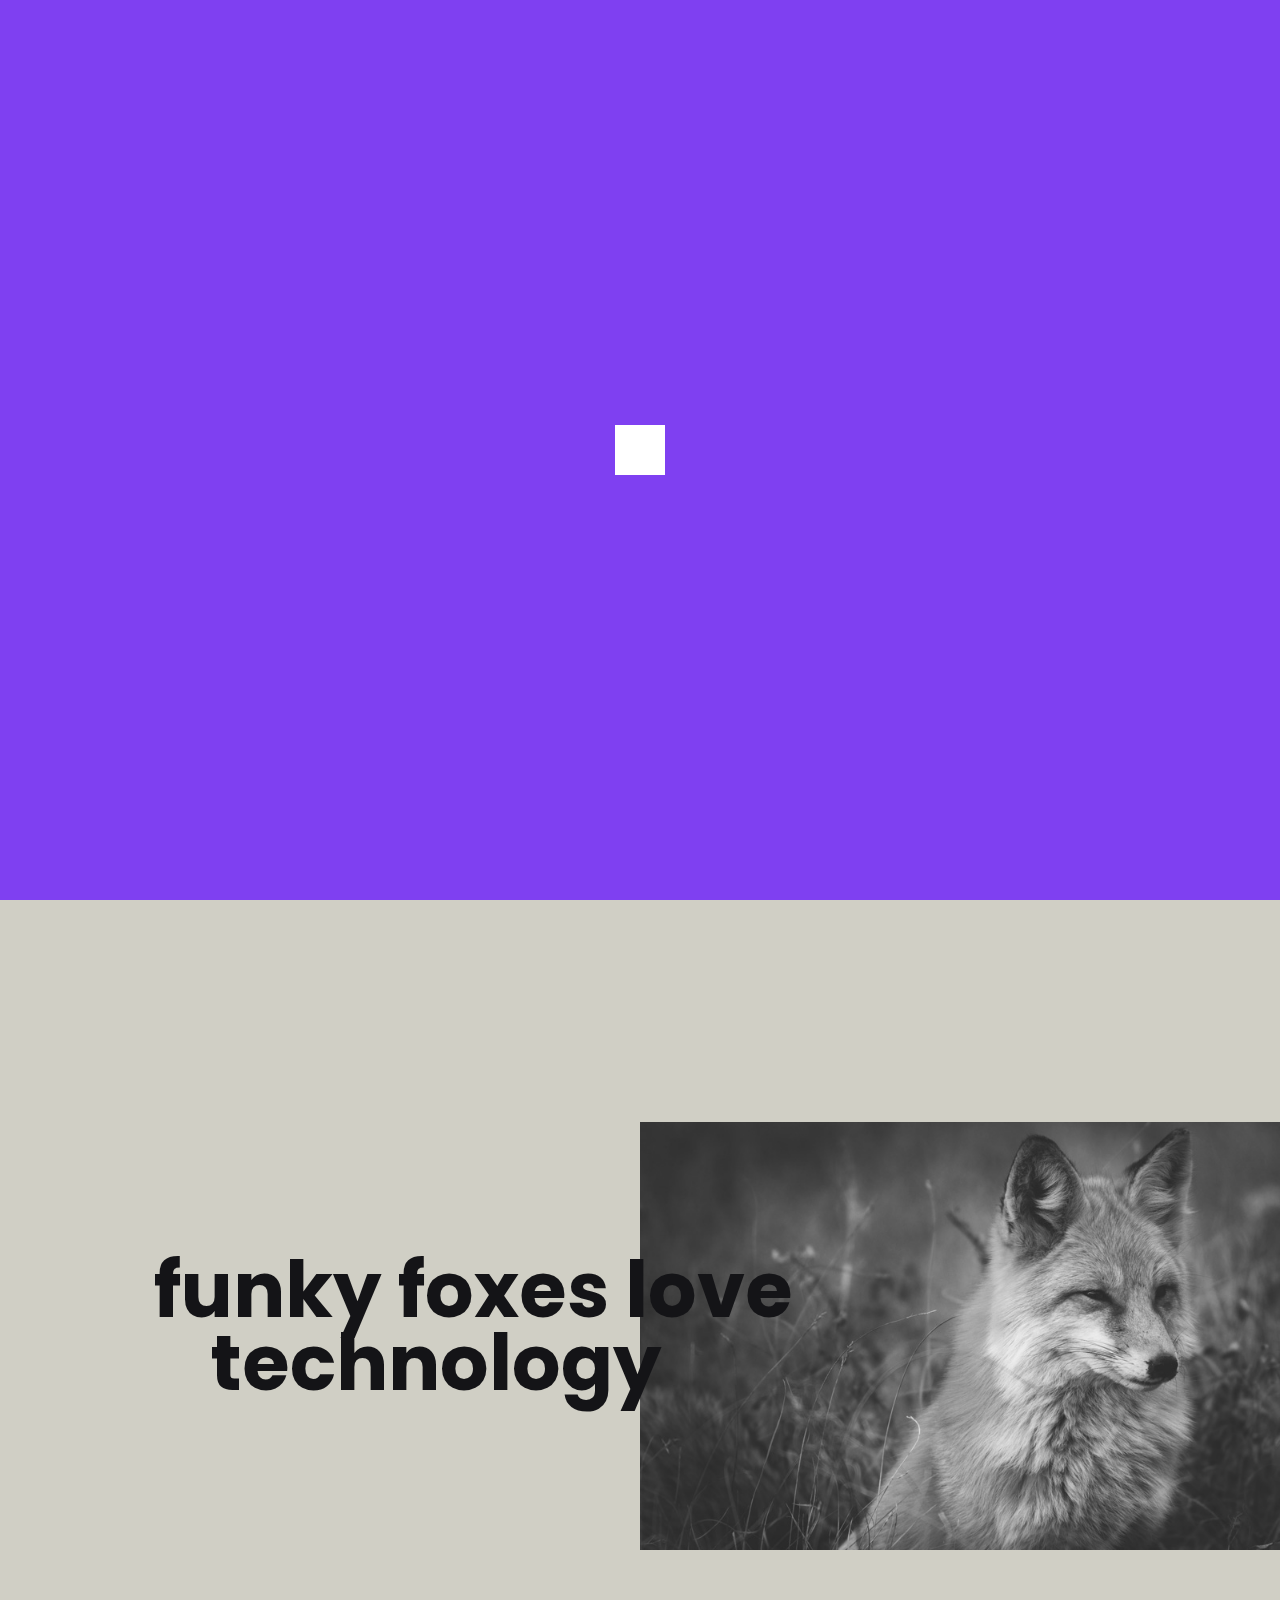
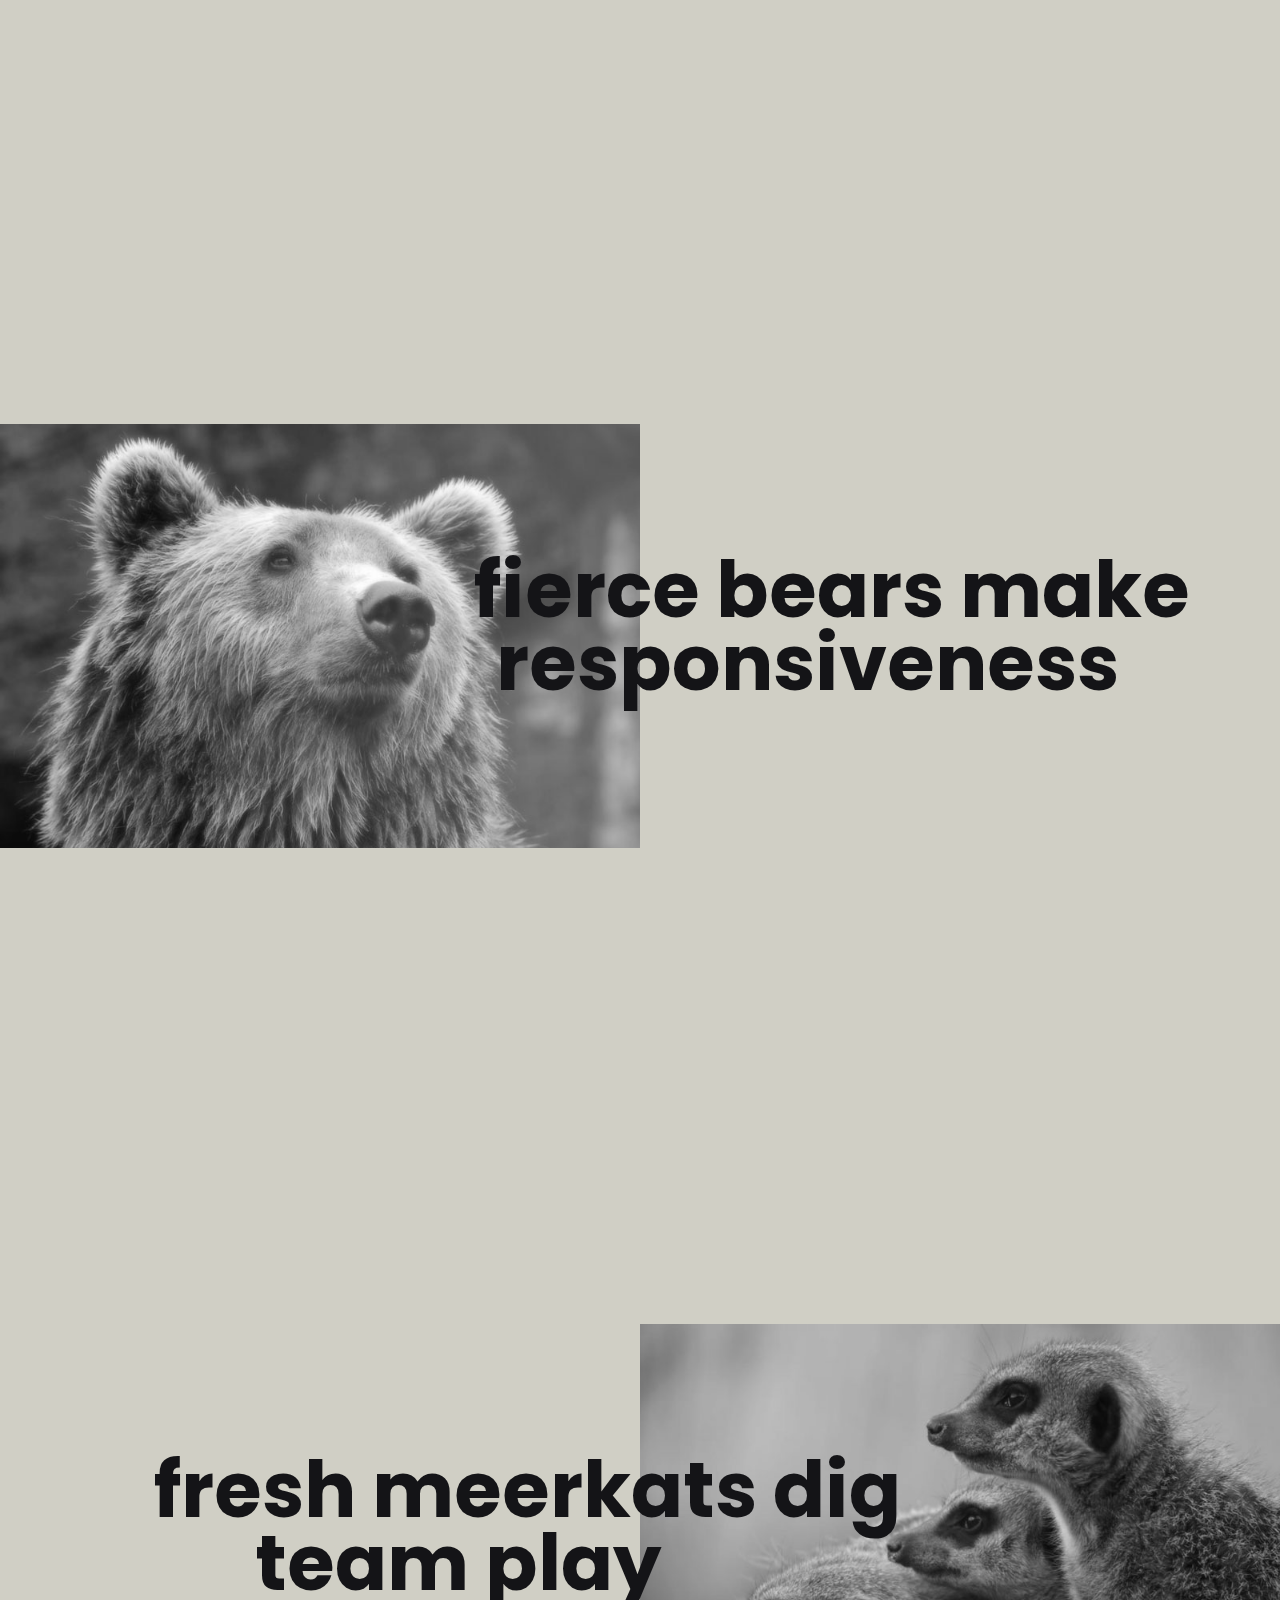
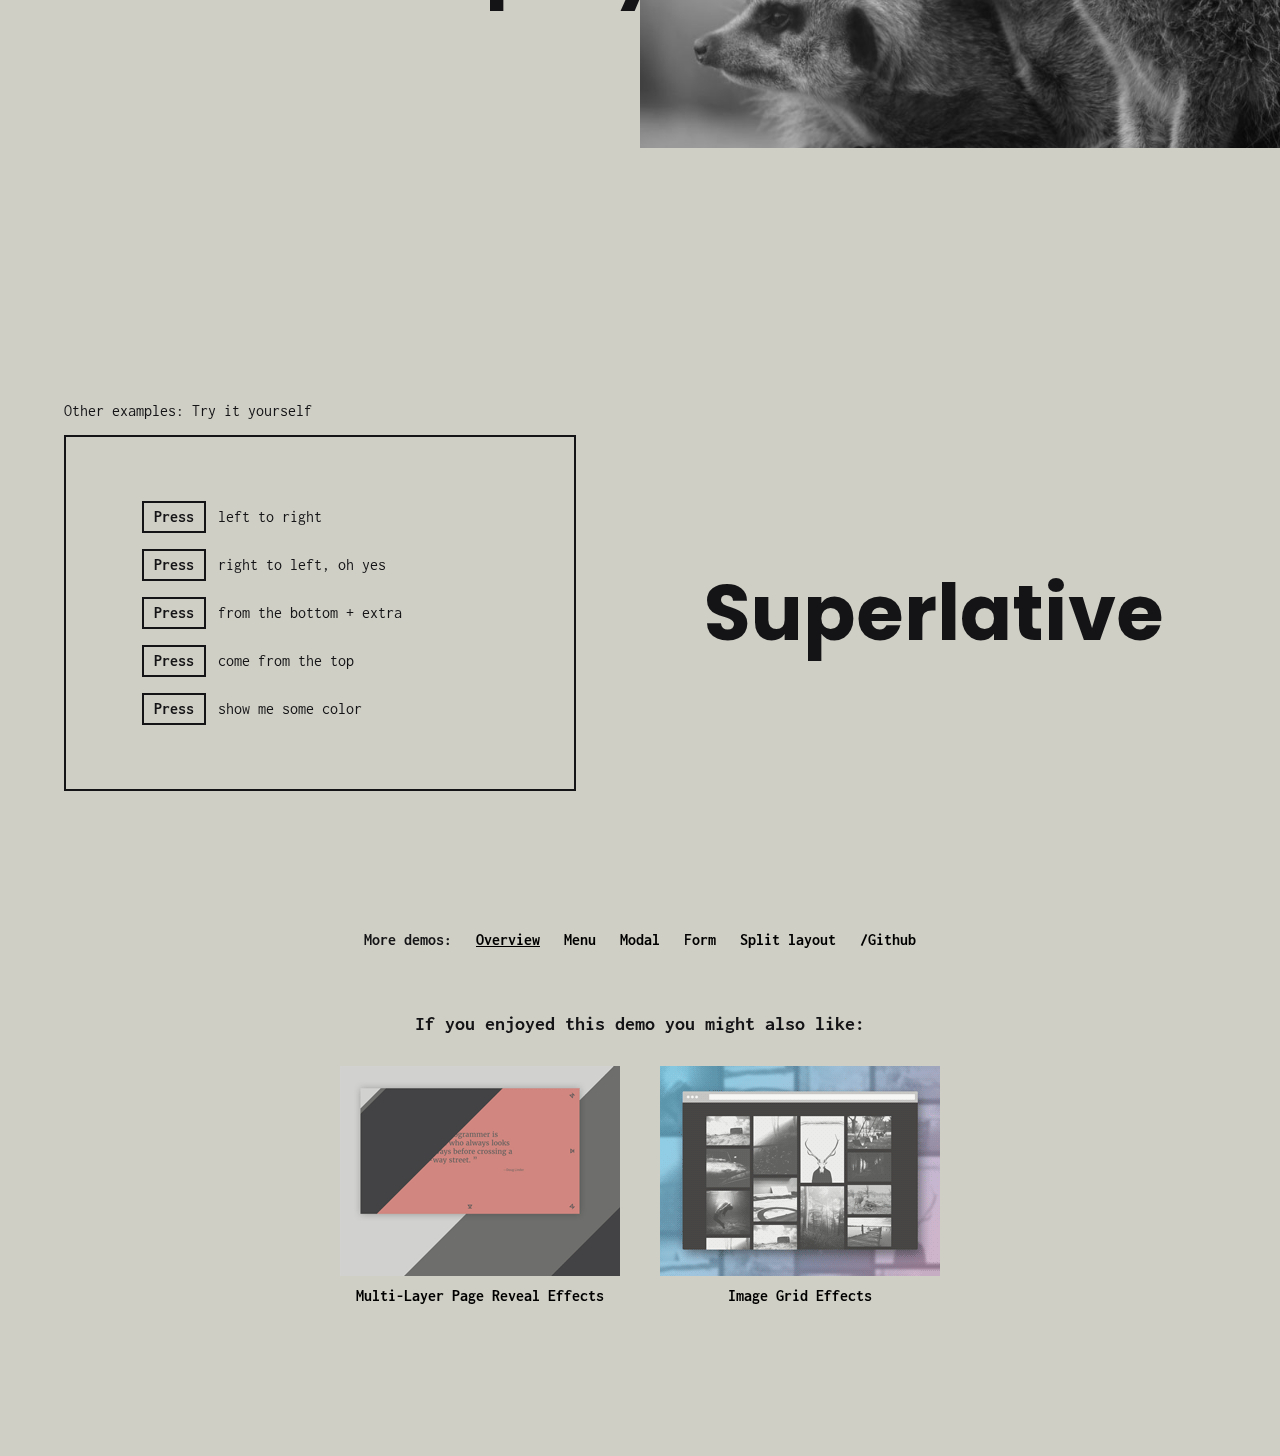
<file: index.html>
<!DOCTYPE html>
<html lang="en" class="no-js">
	<head>
		<meta charset="UTF-8" />
		<meta http-equiv="X-UA-Compatible" content="IE=edge">
		<meta name="viewport" content="width=device-width, initial-scale=1">
		<title>Block Reveal Effects | Overview | Codrops</title>
		<meta name="description" content="Ideas for revealing content in a schematic box look." />
		<meta name="keywords" content="javascript, plugin, reveal, effect, demo, web development, web design, template" />
		<meta name="author" content="Codrops" />
		<link rel="shortcut icon" href="favicon.ico">
		<link href="https://fonts.googleapis.com/css?family=Inconsolata:400,700|Poppins:700" rel="stylesheet">
		<link rel="stylesheet" type="text/css" href="css/normalize.css" />
		<link rel="stylesheet" type="text/css" href="css/demo.css" />
		<link rel="stylesheet" type="text/css" href="css/revealer.css" />
		<link rel="stylesheet" type="text/css" href="css/pater.css" />
		<script>document.documentElement.className = 'js';</script>
	</head>
	<body class="demo-overview loading">
		<svg class="hidden">
			<symbol id="icon-arrow" viewBox="0 0 24 24">
				<title>arrow</title>
				<polygon points="6.3,12.8 20.9,12.8 20.9,11.2 6.3,11.2 10.2,7.2 9,6 3.1,12 9,18 10.2,16.8 "/>
			</symbol>
			<symbol id="icon-drop" viewBox="0 0 24 24">
				<title>drop</title>
				<path d="M12,21c-3.6,0-6.6-3-6.6-6.6C5.4,11,10.8,4,11.4,3.2C11.6,3.1,11.8,3,12,3s0.4,0.1,0.6,0.3c0.6,0.8,6.1,7.8,6.1,11.2C18.6,18.1,15.6,21,12,21zM12,4.8c-1.8,2.4-5.2,7.4-5.2,9.6c0,2.9,2.3,5.2,5.2,5.2s5.2-2.3,5.2-5.2C17.2,12.2,13.8,7.3,12,4.8z"/><path d="M12,18.2c-0.4,0-0.7-0.3-0.7-0.7s0.3-0.7,0.7-0.7c1.3,0,2.4-1.1,2.4-2.4c0-0.4,0.3-0.7,0.7-0.7c0.4,0,0.7,0.3,0.7,0.7C15.8,16.5,14.1,18.2,12,18.2z"/>
			</symbol>
		</svg>
		<main>
			<section class="content content--full flexy intro">
				<a class="pater" href="https://goo.gl/zAoxvr">
					<img class="pater__img" src="img/sponsor/HackReactorLogo.svg" alt="Hack Reactor" />
					<div class="pater__text">
						<h2 class="pater__title">Your CS success starts here.</h2>
						<p class="pater__desc">Hack Reactor's 12-week immersive coding school is accepting applications for onsite and online courses. <strong>Apply now and become a software engineer.</strong></p>
					</div>
				</a>
				<header class="codrops-header">
					<div class="codrops-links">
						<a class="codrops-icon codrops-icon--prev" href="https://tympanus.net/Development/MusicalInteractions/" title="Previous Demo"><svg class="icon icon--arrow"><use xlink:href="#icon-arrow"></use></svg></a>
						<a class="codrops-icon codrops-icon--drop" href="https://tympanus.net/codrops/?p=29372" title="Back to the article"><svg class="icon icon--drop"><use xlink:href="#icon-drop"></use></svg></a>
					</div>
					<h1 class="codrops-header__title">Block Reveal Effects</h1>
					<nav class="demos">
						<a class="demo demo--current" href="index.html">Overview</a>
						<a class="demo" href="menu.html">Menu</a>
						<a class="demo" href="modal.html">Modal</a>
						<a class="demo" href="form.html">Form</a>
						<a class="demo" href="split.html">Split layout</a>
						<a class="github" href="https://github.com/codrops/BlockRevealers/">/Github</a>
					</nav>
				</header>
				<h2 class="content__title content__title--center">
					<div id="rev-1" class="content__title__inner">Self-imposed</div><br/>
					<div id="rev-2" class="content__title__inner content__title__inner--offset-1">limitations</div>
				</h2>
			</section>
			<p class="content__heading">On-scroll examples</p>
			<section class="content content--full flexy flexy--row">
				<h2 class="content__title content__title--medium content__title--half content__title--right">
					<div id="rev-4" class="content__title__inner">funky foxes love</div><br/>
					<div id="rev-5" class="content__title__inner content__title__inner--offset-2">technology</div>
				</h2>
				<div id="rev-3" class="content__image-wrap content__image-wrap--half">
					<img class="content__image" src="img/1.jpg" alt="Some image"/>
				</div>
			</section>
			<section class="content content--full flexy flexy--row">
				<div id="rev-6" class="content__image-wrap content__image-wrap--half">
					<img class="content__image" src="img/2.jpg" alt="Some image"/>
				</div>
				<h2 class="content__title content__title--medium content__title--half content__title--left">
					<div id="rev-7" class="content__title__inner">fierce bears make</div><br/>
					<div id="rev-8" class="content__title__inner content__title__inner--offset-2">responsiveness</div>
				</h2>
			</section>
			<section class="content content--full flexy flexy--row">
				<h2 class="content__title content__title--medium content__title--half content__title--right">
					<div id="rev-10" class="content__title__inner">fresh meerkats dig</div><br/>
					<div id="rev-11" class="content__title__inner content__title__inner--offset-2">team play</div>
				</h2>
				<div id="rev-9" class="content__image-wrap content__image-wrap--half">
					<img class="content__image" src="img/3.jpg" alt="Some image"/>
				</div>
			</section>
			<section class="content flexy flexy--row">
				<p class="content__heading">Other examples: Try it yourself</p>
				<div class="triggers">
					<button id="rev-trigger-1" class="btn btn--trigger">left to right</button>
					<button id="rev-trigger-2" class="btn btn--trigger">right to left, oh yes</button>
					<button id="rev-trigger-3" class="btn btn--trigger">from the bottom + extra</button>
					<button id="rev-trigger-4" class="btn btn--trigger">come from the top</button>
					<button id="rev-trigger-5" class="btn btn--trigger">show me some color</button>
				</div>
				<h2 id="rev-12" class="content__title content__title--medium">Superlative</h2>
			</section>
			<!-- Related demos -->
			<section class="content content--related">
				<nav class="demos">
					<span class="demo">More demos:</span>
					<a class="demo demo--current" href="index.html">Overview</a>
					<a class="demo" href="menu.html">Menu</a>
					<a class="demo" href="modal.html">Modal</a>
					<a class="demo" href="form.html">Form</a>
					<a class="demo" href="split.html">Split layout</a>
					<a class="github" href="https://github.com/codrops/BlockRevealers/">/Github</a>
				</nav>
				<h2>If you enjoyed this demo you might also like:</h2>
				<a class="media-item" href="https://tympanus.net/Tutorials/PageRevealEffects/">
					<img class="media-item__img" src="img/related/PageRevealEffects.png">
					<h3 class="media-item__title">Multi-Layer Page Reveal Effects</h3>
				</a>
				<a class="media-item" href="https://tympanus.net/Development/ImageGridEffects/">
					<img class="media-item__img" src="img/related/ImageGridEffects.png">
					<h3 class="media-item__title">Image Grid Effects</h3>
				</a>
			</section>
		</main>
		<script src="js/anime.min.js"></script>
		<script src="js/scrollMonitor.js"></script>
		<script src="js/main.js"></script>
		<script>
		(function() {
			// Fake loading.
			setTimeout(init, 1000);

			function init() {
				document.body.classList.remove('loading');

				//************************ Example 1 - reveal on load ********************************
				
				var rev1 = new RevealFx(document.querySelector('#rev-1'), {
					revealSettings : {
						bgcolor: '#7f40f1',
						onCover: function(contentEl, revealerEl) {
							contentEl.style.opacity = 1;
						}
					}
				});
				rev1.reveal();

				var rev2 = new RevealFx(document.querySelector('#rev-2'), {
					revealSettings : {
						bgcolor: '#fcf652',
						delay: 250,
						onCover: function(contentEl, revealerEl) {
							contentEl.style.opacity = 1;
						}
					}
				});
				rev2.reveal();

				//************************ Example 2 - reveal on scroll ********************************
				
				var scrollElemToWatch_1 = document.getElementById('rev-3'),
					watcher_1 = scrollMonitor.create(scrollElemToWatch_1, -300),				
					rev3 = new RevealFx(scrollElemToWatch_1, {
						revealSettings : {
							bgcolor: '#fcf652',
							direction: 'rl',
							onCover: function(contentEl, revealerEl) {
								contentEl.style.opacity = 1;
							}
						}
					}),
					rev4 = new RevealFx(document.querySelector('#rev-4'), {
						revealSettings : {
							bgcolor: '#7f40f1',
							delay: 250,
							onCover: function(contentEl, revealerEl) {
								contentEl.style.opacity = 1;
							}
						}
					}),
					rev5 = new RevealFx(document.querySelector('#rev-5'), {
						revealSettings : {
							bgcolor: '#7f40f1',
							delay: 500,
							onCover: function(contentEl, revealerEl) {
								contentEl.style.opacity = 1;
							}
						}
					}),

					scrollElemToWatch_2 = document.getElementById('rev-6'),
					watcher_2 = scrollMonitor.create(scrollElemToWatch_2, -300),
					rev6 = new RevealFx(scrollElemToWatch_2, {
						revealSettings : {
							bgcolor: '#fcf652',
							onCover: function(contentEl, revealerEl) {
								contentEl.style.opacity = 1;
							}
						}
					}),
					rev7 = new RevealFx(document.querySelector('#rev-7'), {
						revealSettings : {
							bgcolor: '#7f40f1',
							direction: 'rl',
							delay: 250,
							onCover: function(contentEl, revealerEl) {
								contentEl.style.opacity = 1;
							}
						}
					}),
					rev8 = new RevealFx(document.querySelector('#rev-8'), {
						revealSettings : {
							bgcolor: '#7f40f1',
							direction: 'rl',
							delay: 500,
							onCover: function(contentEl, revealerEl) {
								contentEl.style.opacity = 1;
							}
						}
					}),

					scrollElemToWatch_3 = document.getElementById('rev-9'),
					watcher_3 = scrollMonitor.create(scrollElemToWatch_3, -300),
					rev9 = new RevealFx(scrollElemToWatch_3, {
						revealSettings : {
							bgcolor: '#fcf652',
							direction: 'rl',
							onCover: function(contentEl, revealerEl) {
								contentEl.style.opacity = 1;
							}
						}
					}),
					rev10 = new RevealFx(document.querySelector('#rev-10'), {
						revealSettings : {
							bgcolor: '#7f40f1',
							delay: 250,
							onCover: function(contentEl, revealerEl) {
								contentEl.style.opacity = 1;
							}
						}
					}),
					rev11 = new RevealFx(document.querySelector('#rev-11'), {
						revealSettings : {
							bgcolor: '#7f40f1',
							delay: 500,
							onCover: function(contentEl, revealerEl) {
								contentEl.style.opacity = 1;
							}
						}
					});

				watcher_1.enterViewport(function() {
					rev3.reveal();
					rev4.reveal();
					rev5.reveal();
					watcher_1.destroy();
				});
				watcher_2.enterViewport(function() {
					rev6.reveal();
					rev7.reveal();
					rev8.reveal();
					watcher_2.destroy();
				});
				watcher_3.enterViewport(function() {
					rev9.reveal();
					rev10.reveal();
					rev11.reveal();
					watcher_3.destroy();
				});

				//************************ Example 3 - api examples ********************************
				
				var rev12 = new RevealFx(document.querySelector('#rev-12')),
					trigger_1 = document.getElementById('rev-trigger-1'),
					trigger_2 = document.getElementById('rev-trigger-2'),
					trigger_3 = document.getElementById('rev-trigger-3'),
					trigger_4 = document.getElementById('rev-trigger-4'),
					trigger_5 = document.getElementById('rev-trigger-5');
				
				trigger_1.addEventListener('click', function() {
					rev12.reveal({
						bgcolor: '#c1c0b7',
						duration: 300,
						onStart: function(contentEl, revealerEl) { contentEl.style.opacity = 0; },
						onCover: function(contentEl, revealerEl) { contentEl.style.opacity = 1; }
					});
				});

				trigger_2.addEventListener('click', function() {
					rev12.reveal({
						bgcolor: '#c1c0b7',
						duration: 300,
						direction: 'rl',
						onStart: function(contentEl, revealerEl) { contentEl.style.opacity = 0; },
						onCover: function(contentEl, revealerEl) { contentEl.style.opacity = 1; }
					});
				});

				trigger_3.addEventListener('click', function() {
					rev12.reveal({
						bgcolor: '#c1c0b7',
						easing: 'easeOutExpo',
						direction: 'bt',
						onStart: function(contentEl, revealerEl) { 
							anime.remove(contentEl);
							contentEl.style.opacity = 0; 
						},
						onCover: function(contentEl, revealerEl) { 
							anime({
								targets: contentEl,
								duration: 800,
								delay: 80,
								easing: 'easeOutExpo',
								translateY: [40,0],
								opacity: [0,1]
							});
						}
					});
				});

				trigger_4.addEventListener('click', function() {
					rev12.reveal({
						bgcolor: '#c1c0b7',
						duration: 300,
						direction: 'tb',
						onStart: function(contentEl, revealerEl) { 
							anime.remove(contentEl);
							contentEl.style.opacity = 0; 
						},
						onCover: function(contentEl, revealerEl) { 
							anime({
								targets: contentEl,
								duration: 500,
								delay: 50,
								easing: 'easeOutBounce',
								translateY: [-40,0],
								opacity: {
									value: [0,1],
									duration: 300,
									easing: 'linear'
								}
							});
						}
					});
				});

				trigger_5.addEventListener('click', function() {
					rev12.reveal({
						bgcolor: '#7f40f1',
						duration: 400,
						easing: 'easeInOutQuad',
						onStart: function(contentEl, revealerEl) { 
							anime.remove(contentEl);
							contentEl.style.opacity = 0; 
						},
						onCover: function(contentEl, revealerEl) { 
							contentEl.style.opacity = 1; 
							anime({
								targets: contentEl,
								duration: 800,
								delay: 80,
								easing: 'easeOutExpo',
								scale: [0.5,1],
								opacity: [0,1]
							});
						}
					});
				});
			}
		})();
		</script>
	</body>
</html>
</file>
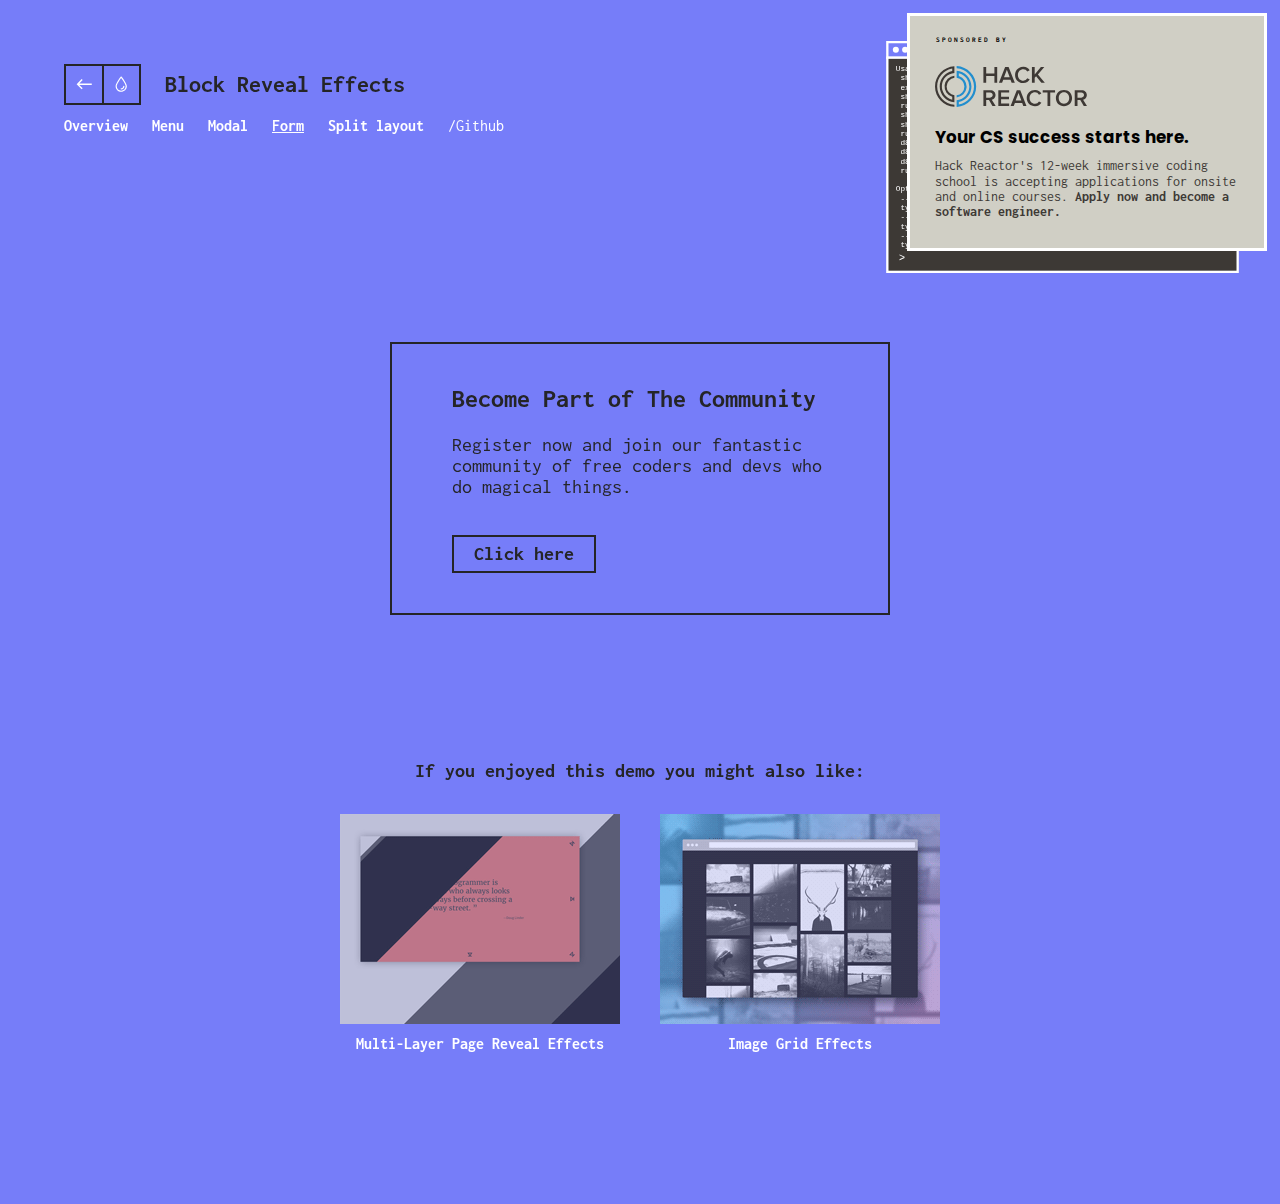
<file: form.html>
<!DOCTYPE html>
<html lang="en" class="no-js">
	<head>
		<meta charset="UTF-8" />
		<meta http-equiv="X-UA-Compatible" content="IE=edge">
		<meta name="viewport" content="width=device-width, initial-scale=1">
		<title>Block Reveal Effects | Vertical Form | Codrops</title>
		<meta name="description" content="Ideas for revealing content in a schematic box look." />
		<meta name="keywords" content="javascript, plugin, reveal, effect, demo, web development, web design, template" />
		<meta name="author" content="Codrops" />
		<link rel="shortcut icon" href="favicon.ico">
		<link href="https://fonts.googleapis.com/css?family=Inconsolata:400,700|Poppins:700" rel="stylesheet" />
		<link rel="stylesheet" type="text/css" href="css/normalize.css" />
		<link rel="stylesheet" type="text/css" href="css/demo.css" />
		<link rel="stylesheet" type="text/css" href="css/revealer.css" />
		<link rel="stylesheet" type="text/css" href="css/pater.css" />
		<script>document.documentElement.className = 'js';</script>
	</head>
	<body class="demo-form">
		<svg class="hidden">
			<symbol id="icon-arrow" viewBox="0 0 24 24">
				<title>arrow</title>
				<polygon points="6.3,12.8 20.9,12.8 20.9,11.2 6.3,11.2 10.2,7.2 9,6 3.1,12 9,18 10.2,16.8 " />
			</symbol>
			<symbol id="icon-drop" viewBox="0 0 24 24">
				<title>drop</title>
				<path d="M12,21c-3.6,0-6.6-3-6.6-6.6C5.4,11,10.8,4,11.4,3.2C11.6,3.1,11.8,3,12,3s0.4,0.1,0.6,0.3c0.6,0.8,6.1,7.8,6.1,11.2C18.6,18.1,15.6,21,12,21zM12,4.8c-1.8,2.4-5.2,7.4-5.2,9.6c0,2.9,2.3,5.2,5.2,5.2s5.2-2.3,5.2-5.2C17.2,12.2,13.8,7.3,12,4.8z" />
				<path d="M12,18.2c-0.4,0-0.7-0.3-0.7-0.7s0.3-0.7,0.7-0.7c1.3,0,2.4-1.1,2.4-2.4c0-0.4,0.3-0.7,0.7-0.7c0.4,0,0.7,0.3,0.7,0.7C15.8,16.5,14.1,18.2,12,18.2z" />
			</symbol>
			<symbol id="icon-cross" viewBox="0 0 10.2 10.2">
				<title>cross</title>
				<path d="M5.8,5.1l4.4,4.4l-0.7,0.7L5.1,5.8l-4.4,4.4L0,9.5l4.4-4.4L0,0.7L0.7,0l4.4,4.4L9.5,0l0.7,0.7L5.8,5.1z"/>
			</symbol>
		</svg>
		<main>
			<a class="pater" href="https://goo.gl/zAoxvr">
				<img class="pater__img" src="img/sponsor/HackReactorLogo.svg" alt="Hack Reactor" />
				<div class="pater__text">
					<h2 class="pater__title">Your CS success starts here.</h2>
					<p class="pater__desc">Hack Reactor's 12-week immersive coding school is accepting applications for onsite and online courses. <strong>Apply now and become a software engineer.</strong></p>
				</div>
			</a>
			<header class="codrops-header">
				<div class="codrops-links">
					<a class="codrops-icon codrops-icon--prev" href="https://tympanus.net/Development/MusicalInteractions/" title="Previous Demo">
						<svg class="icon icon--arrow">
							<use xlink:href="#icon-arrow"></use>
						</svg>
					</a>
					<a class="codrops-icon codrops-icon--drop" href="https://tympanus.net/codrops/?p=29372" title="Back to the article">
						<svg class="icon icon--drop">
							<use xlink:href="#icon-drop"></use>
						</svg>
					</a>
				</div>
				<h1 class="codrops-header__title">Block Reveal Effects</h1>
				<nav class="demos">
					<a class="demo" href="index.html">Overview</a>
					<a class="demo" href="menu.html">Menu</a>
					<a class="demo" href="modal.html">Modal</a>
					<a class="demo demo--current" href="form.html">Form</a>
					<a class="demo" href="split.html">Split layout</a>
					<a class="github" href="https://github.com/codrops/BlockRevealers/">/Github</a>
				</nav>
			</header>
			<section class="content flexy">
				<div class="box box--border box--small">
					<h3 class="content__title content__title--small content__title--enclosed">Become Part of The Community</h3>
					<p>Register now and join our fantastic community of free coders and devs who do magical things.</p>
					<button class="btn btn--default btn--form-open">Click here</button>
				</div>
			</section>
			<section class="form">
				<button class="btn btn--close"><svg class="icon icon--cross"><use xlink:href="#icon-cross"></use></svg></button>
				<form class="form__inner flexy flexy--center" action="">
					<h3 class="form__section form__section--title">Become part of the community</h3>
					<div class="form__section">
						<label class="form__label">Full Name</label>
						<input class="form__input" type="text" name="name">
					</div>
					<div class="form__section">
						<label class="form__label">Email</label>
						<input class="form__input" type="email" name="email">
					</div>
					<div class="form__section">
						<label class="form__label">Password</label>
						<input class="form__input" type="password" name="password">
					</div>
					<div class="form__section">
						<label class="form__label">How did you hear about us?</label>
						<select class="form__select">
							<option>Search engine</option>
							<option>Social network</option>
							<option>Friend's recommendation</option>
						</select>
					</div>
					<div class="form__section form__section--right">
						<span class="form__close"><svg class="icon icon--cross icon--inline"><use xlink:href="#icon-cross"></use></svg>Close this</span>
						<button class="btn btn--default">Join us</button>
					</div>
				</form>
			</section>
			<!-- Related demos -->
			<section class="content content--related">
				<h2>If you enjoyed this demo you might also like:</h2>
				<a class="media-item" href="https://tympanus.net/Tutorials/PageRevealEffects/">
					<img class="media-item__img" src="img/related/PageRevealEffects.png">
					<h3 class="media-item__title">Multi-Layer Page Reveal Effects</h3>
				</a>
				<a class="media-item" href="https://tympanus.net/Development/ImageGridEffects/">
					<img class="media-item__img" src="img/related/ImageGridEffects.png">
					<h3 class="media-item__title">Image Grid Effects</h3>
				</a>
			</section>
		</main>
		<script src="js/anime.min.js"></script>
		<script src="js/main.js"></script>
		<script>
		(function() {
			var formEl = document.querySelector('section.form'),
				revealer = new RevealFx(formEl),
				closeCtrl = formEl.querySelector('.form__close');

			document.querySelector('.btn--form-open').addEventListener('click', function() {
				revealer.reveal({
					bgcolor: '#8f40f1',
					direction: 'bt',
					duration: 600,
					onCover: function(contentEl, revealerEl) {
						formEl.classList.add('form--open');
						contentEl.style.opacity = 1;
					},
					onComplete: function() {
						closeCtrl.addEventListener('click', closeForm);
					}
				});
			});

			function closeForm() {
				closeCtrl.removeEventListener('click', closeForm);
				formEl.classList.remove('form--open');
				revealer.reveal({
					bgcolor: '#8f40f1',
					direction: 'tb',
					duration: 600, 
					onCover: function(contentEl, revealerEl) {
						formEl.classList.remove('form--open');
						contentEl.style.opacity = 0;
					}
				});
			}

			formEl.addEventListener('submit', function(ev) {ev.preventDefault();});
		})();
		</script>
	</body>
</html>
</file>
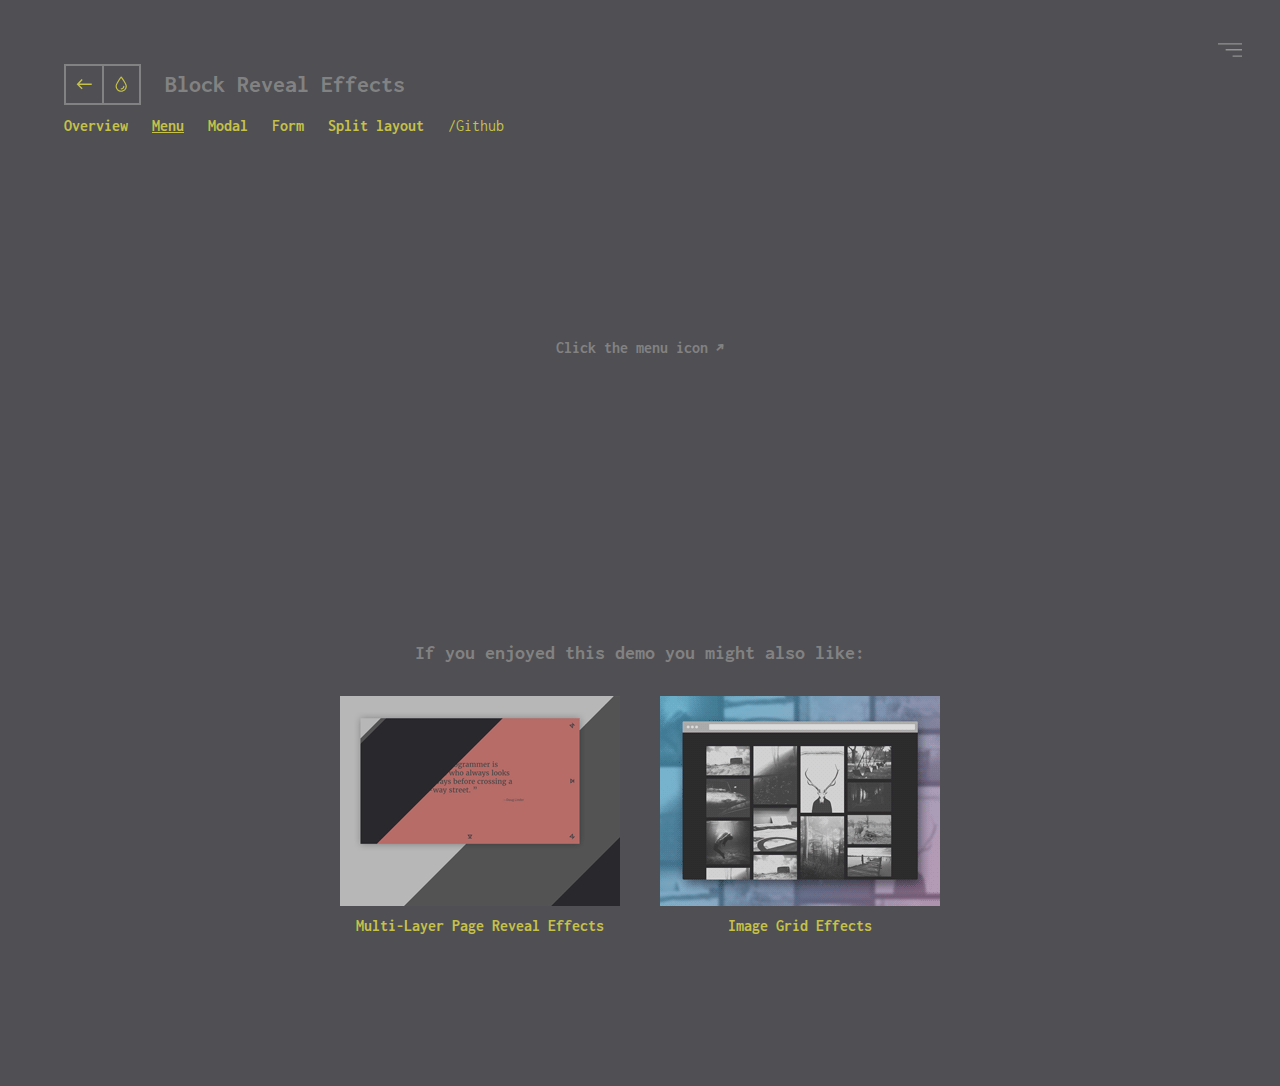
<file: menu.html>
<!DOCTYPE html>
<html lang="en" class="no-js">
	<head>
		<meta charset="UTF-8" />
		<meta http-equiv="X-UA-Compatible" content="IE=edge">
		<meta name="viewport" content="width=device-width, initial-scale=1">
		<title>Block Reveal Effects | Menu | Codrops</title>
		<meta name="description" content="Ideas for revealing content in a schematic box look." />
		<meta name="keywords" content="javascript, plugin, reveal, effect, demo, web development, web design, template" />
		<meta name="author" content="Codrops" />
		<link rel="shortcut icon" href="favicon.ico">
		<link href="https://fonts.googleapis.com/css?family=Inconsolata:400,700|Poppins:700" rel="stylesheet">
		<link rel="stylesheet" type="text/css" href="css/normalize.css" />
		<link rel="stylesheet" type="text/css" href="css/demo.css" />
		<link rel="stylesheet" type="text/css" href="css/revealer.css" />
		<script>document.documentElement.className = 'js';</script>
	</head>
	<body class="demo-menu">
		<svg class="hidden">
			<symbol id="icon-arrow" viewBox="0 0 24 24">
				<title>arrow</title>
				<polygon points="6.3,12.8 20.9,12.8 20.9,11.2 6.3,11.2 10.2,7.2 9,6 3.1,12 9,18 10.2,16.8 "/>
			</symbol>
			<symbol id="icon-drop" viewBox="0 0 24 24">
				<title>drop</title>
				<path d="M12,21c-3.6,0-6.6-3-6.6-6.6C5.4,11,10.8,4,11.4,3.2C11.6,3.1,11.8,3,12,3s0.4,0.1,0.6,0.3c0.6,0.8,6.1,7.8,6.1,11.2C18.6,18.1,15.6,21,12,21zM12,4.8c-1.8,2.4-5.2,7.4-5.2,9.6c0,2.9,2.3,5.2,5.2,5.2s5.2-2.3,5.2-5.2C17.2,12.2,13.8,7.3,12,4.8z"/><path d="M12,18.2c-0.4,0-0.7-0.3-0.7-0.7s0.3-0.7,0.7-0.7c1.3,0,2.4-1.1,2.4-2.4c0-0.4,0.3-0.7,0.7-0.7c0.4,0,0.7,0.3,0.7,0.7C15.8,16.5,14.1,18.2,12,18.2z"/>
			</symbol>
			<symbol id="icon-menu" viewBox="0 0 17.6 9.9">
				<title>menu</title>
				<path d="M17.6,1H0V0h17.6V1z M17.6,4.3h-12v1h12V4.3z M17.6,8.9h-6.9v1h6.9V8.9z"/>
			</symbol>
			<symbol id="icon-cross" viewBox="0 0 10.2 10.2">
				<title>cross</title>
				<path d="M5.8,5.1l4.4,4.4l-0.7,0.7L5.1,5.8l-4.4,4.4L0,9.5l4.4-4.4L0,0.7L0.7,0l4.4,4.4L9.5,0l0.7,0.7L5.8,5.1z"/>
			</symbol>
		</svg>
		<main>
			<header class="codrops-header">
				<div class="codrops-links">
					<a class="codrops-icon codrops-icon--prev" href="https://tympanus.net/Development/MusicalInteractions/" title="Previous Demo"><svg class="icon icon--arrow"><use xlink:href="#icon-arrow"></use></svg></a>
					<a class="codrops-icon codrops-icon--drop" href="https://tympanus.net/codrops/?p=29372" title="Back to the article"><svg class="icon icon--drop"><use xlink:href="#icon-drop"></use></svg></a>
				</div>
				<h1 class="codrops-header__title">Block Reveal Effects</h1>
				<nav class="demos">
					<a class="demo" href="index.html">Overview</a>
					<a class="demo demo--current" href="menu.html">Menu</a>
					<a class="demo" href="modal.html">Modal</a>
					<a class="demo" href="form.html">Form</a>
					<a class="demo" href="split.html">Split layout</a>
					<a class="github" href="https://github.com/codrops/BlockRevealers/">/Github</a>
				</nav>
				<button class="btn btn--menu"><svg class="icon icon--menu"><use xlink:href="#icon-menu"></use></svg></button>
			</header>
			<section class="content flexy flexy--center">
				<p class="content__heading content__heading--center"><strong>Click the menu icon &#8599;</strong></p>
			</section>
			<nav class="menu">
				<button class="btn btn--close"><svg class="icon icon--cross"><use xlink:href="#icon-cross"></use></svg></button>
				<ul class="menu__inner">
					<li class="menu__item"><a class="menu__link" href="#">Work</a></li>
					<li class="menu__item"><a class="menu__link" href="#">Play</a></li>
					<li class="menu__item"><a class="menu__link" href="#">Chat</a></li>
					<li class="menu__item"><a class="menu__link" href="#">Party</a></li>
				</ul>
			</nav>
			<!-- Related demos -->
			<section class="content content--related">
				<h2>If you enjoyed this demo you might also like:</h2>
				<a class="media-item" href="https://tympanus.net/Tutorials/PageRevealEffects/">
					<img class="media-item__img" src="img/related/PageRevealEffects.png">
					<h3 class="media-item__title">Multi-Layer Page Reveal Effects</h3>
				</a>
				<a class="media-item" href="https://tympanus.net/Development/ImageGridEffects/">
					<img class="media-item__img" src="img/related/ImageGridEffects.png">
					<h3 class="media-item__title">Image Grid Effects</h3>
				</a>
			</section>
		</main>
		<script src="js/anime.min.js"></script>
		<script src="js/main.js"></script>
		<script>
		(function() {
			var navEl = document.querySelector('nav.menu'),
				revealer = new RevealFx(navEl),
				closeCtrl = navEl.querySelector('.btn--close');

			document.querySelector('.btn--menu').addEventListener('click', function() {
				revealer.reveal({
					bgcolor: '#7f40f1',
					duration: 400, 
					easing: 'easeInOutCubic',
					onCover: function(contentEl, revealerEl) {
						navEl.classList.add('menu--open');
						contentEl.style.opacity = 1;
					},
					onComplete: function() {
						closeCtrl.addEventListener('click', closeMenu);
					}
				});
			});

			function closeMenu() {
				closeCtrl.removeEventListener('click', closeMenu);
				navEl.classList.remove('menu--open');
				revealer.reveal({
					bgcolor: '#7f40f1',
					duration: 400, 
					easing: 'easeInOutCubic',
					onCover: function(contentEl, revealerEl) {
						navEl.classList.remove('menu--open');
						contentEl.style.opacity = 0;
					}
				});
			}
		})();
		</script>
	</body>
</html>
</file>
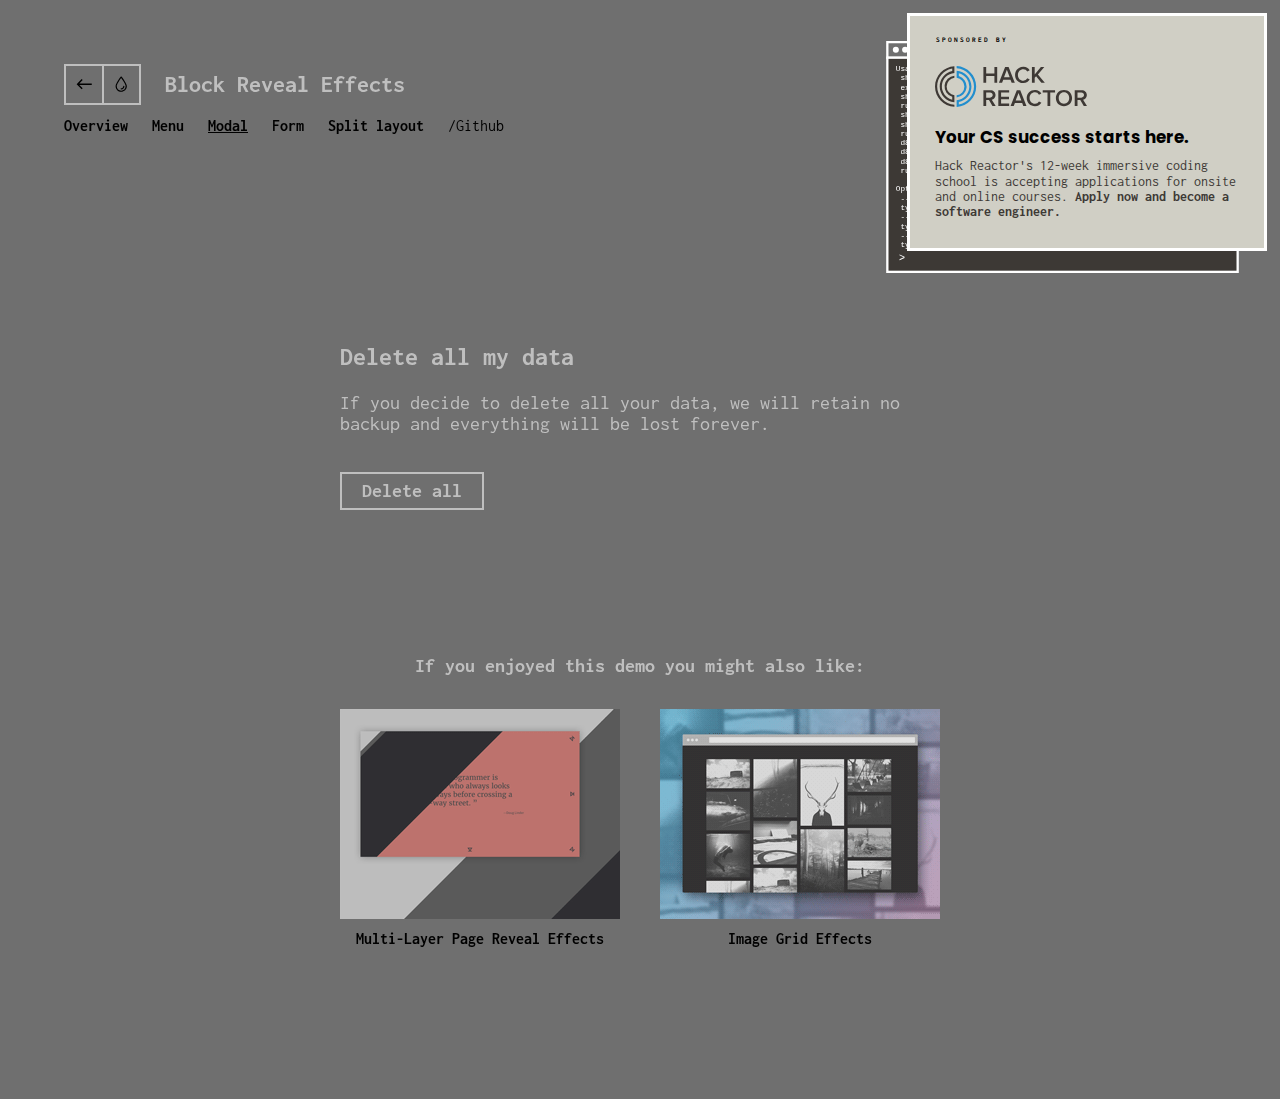
<file: modal.html>
<!DOCTYPE html>
<html lang="en" class="no-js">
	<head>
		<meta charset="UTF-8" />
		<meta http-equiv="X-UA-Compatible" content="IE=edge">
		<meta name="viewport" content="width=device-width, initial-scale=1">
		<title>Block Reveal Effects | Modal | Codrops</title>
		<meta name="description" content="Ideas for revealing content in a schematic box look." />
		<meta name="keywords" content="javascript, plugin, reveal, effect, demo, web development, web design, template" />
		<meta name="author" content="Codrops" />
		<link rel="shortcut icon" href="favicon.ico">
		<link href="https://fonts.googleapis.com/css?family=Inconsolata:400,700|Poppins:700" rel="stylesheet" />
		<link rel="stylesheet" type="text/css" href="css/normalize.css" />
		<link rel="stylesheet" type="text/css" href="css/demo.css" />
		<link rel="stylesheet" type="text/css" href="css/revealer.css" />
		<link rel="stylesheet" type="text/css" href="css/pater.css" />
		<script>document.documentElement.className = 'js';</script>
	</head>
	<body class="demo-modal">
		<svg class="hidden">
			<symbol id="icon-arrow" viewBox="0 0 24 24">
				<title>arrow</title>
				<polygon points="6.3,12.8 20.9,12.8 20.9,11.2 6.3,11.2 10.2,7.2 9,6 3.1,12 9,18 10.2,16.8 "/>
			</symbol>
			<symbol id="icon-drop" viewBox="0 0 24 24">
				<title>drop</title>
				<path d="M12,21c-3.6,0-6.6-3-6.6-6.6C5.4,11,10.8,4,11.4,3.2C11.6,3.1,11.8,3,12,3s0.4,0.1,0.6,0.3c0.6,0.8,6.1,7.8,6.1,11.2C18.6,18.1,15.6,21,12,21zM12,4.8c-1.8,2.4-5.2,7.4-5.2,9.6c0,2.9,2.3,5.2,5.2,5.2s5.2-2.3,5.2-5.2C17.2,12.2,13.8,7.3,12,4.8z"/><path d="M12,18.2c-0.4,0-0.7-0.3-0.7-0.7s0.3-0.7,0.7-0.7c1.3,0,2.4-1.1,2.4-2.4c0-0.4,0.3-0.7,0.7-0.7c0.4,0,0.7,0.3,0.7,0.7C15.8,16.5,14.1,18.2,12,18.2z"/>
			</symbol>
		</svg>
		<main>
			<a class="pater" href="https://goo.gl/zAoxvr">
				<img class="pater__img" src="img/sponsor/HackReactorLogo.svg" alt="Hack Reactor" />
				<div class="pater__text">
					<h2 class="pater__title">Your CS success starts here.</h2>
					<p class="pater__desc">Hack Reactor's 12-week immersive coding school is accepting applications for onsite and online courses. <strong>Apply now and become a software engineer.</strong></p>
				</div>
			</a>
			<header class="codrops-header">
				<div class="codrops-links">
					<a class="codrops-icon codrops-icon--prev" href="https://tympanus.net/Development/MusicalInteractions/" title="Previous Demo"><svg class="icon icon--arrow"><use xlink:href="#icon-arrow"></use></svg></a>
					<a class="codrops-icon codrops-icon--drop" href="https://tympanus.net/codrops/?p=29372" title="Back to the article"><svg class="icon icon--drop"><use xlink:href="#icon-drop"></use></svg></a>
				</div>
				<h1 class="codrops-header__title">Block Reveal Effects</h1>
				<nav class="demos">
					<a class="demo" href="index.html">Overview</a>
					<a class="demo" href="menu.html">Menu</a>
					<a class="demo demo--current" href="modal.html">Modal</a>
					<a class="demo" href="form.html">Form</a>
					<a class="demo" href="split.html">Split layout</a>
					<a class="github" href="https://github.com/codrops/BlockRevealers/">/Github</a>
				</nav>
			</header>
			<section class="content flexy">
				<div class="box">
					<h3 class="content__title content__title--small content__title--enclosed">Delete all my data</h3>
					<p>If you decide to delete all your data, we will retain no backup and everything will be lost forever.</p>
					<button class="btn btn--default btn--modal-open">Delete all</button>
				</div>
			</section>
			<!-- Related demos -->
			<section class="content content--related">
				<h2>If you enjoyed this demo you might also like:</h2>
				<a class="media-item" href="https://tympanus.net/Tutorials/PageRevealEffects/">
					<img class="media-item__img" src="img/related/PageRevealEffects.png">
					<h3 class="media-item__title">Multi-Layer Page Reveal Effects</h3>
				</a>
				<a class="media-item" href="https://tympanus.net/Development/ImageGridEffects/">
					<img class="media-item__img" src="img/related/ImageGridEffects.png">
					<h3 class="media-item__title">Image Grid Effects</h3>
				</a>
			</section>
			<div class="modal">
				<div class="modal__inner">
					<h3 class="modal__title">Seriously?!</h3>
					<p class="modal__text">Are you sure you want to delete ALL your data from the database?</p>
					<button class="btn btn--default">Delete</button>
					<button class="btn btn--default btn--modal-close">Cancel</button>
				</div>
			</div>
			<div class="overlay"></div>
		</main>
		<script src="js/anime.min.js"></script>
		<script src="js/main.js"></script>
		<script>
		(function() {
			var modalEl = document.querySelector('.modal'),
				revealer = new RevealFx(modalEl),
				deleteCtrl = modalEl.querySelector('.btn--default'),
				closeCtrl = modalEl.querySelector('.btn--modal-close');

			document.querySelector('.btn--modal-open').addEventListener('click', function() {
				modalEl.classList.add('modal--open');
				revealer.reveal({
					bgcolor: '#7f40f1',
					direction: 'tb',
					duration: 400, 
					easing: 'easeOutCirc',
					onCover: function(contentEl, revealerEl) {
						contentEl.style.opacity = 1;
					},
					onComplete: function() {
						closeCtrl.addEventListener('click', closeModal);
						deleteCtrl.addEventListener('click', closeModal);
					}
				});
			});

			function closeModal(ev) {
				closeCtrl.removeEventListener('click', closeModal);
				deleteCtrl.removeEventListener('click', closeModal);
				modalEl.classList.remove('modal--open');
				revealer.reveal({
					bgcolor: ev.target.classList.contains('btn--modal-close') ? '#7f40f1' : '#40f180',
					direction: 'bt',
					duration: ev.target.classList.contains('btn--modal-close') ? 200 : 400, 
					easing: 'easeOutCirc',
					onCover: function(contentEl, revealerEl) {
						contentEl.style.opacity = 0;
					},
					onComplete: function() {
						modalEl.classList.remove('modal--open');
					}
				});
			}
		})();
		</script>
	</body>
</html>
</file>
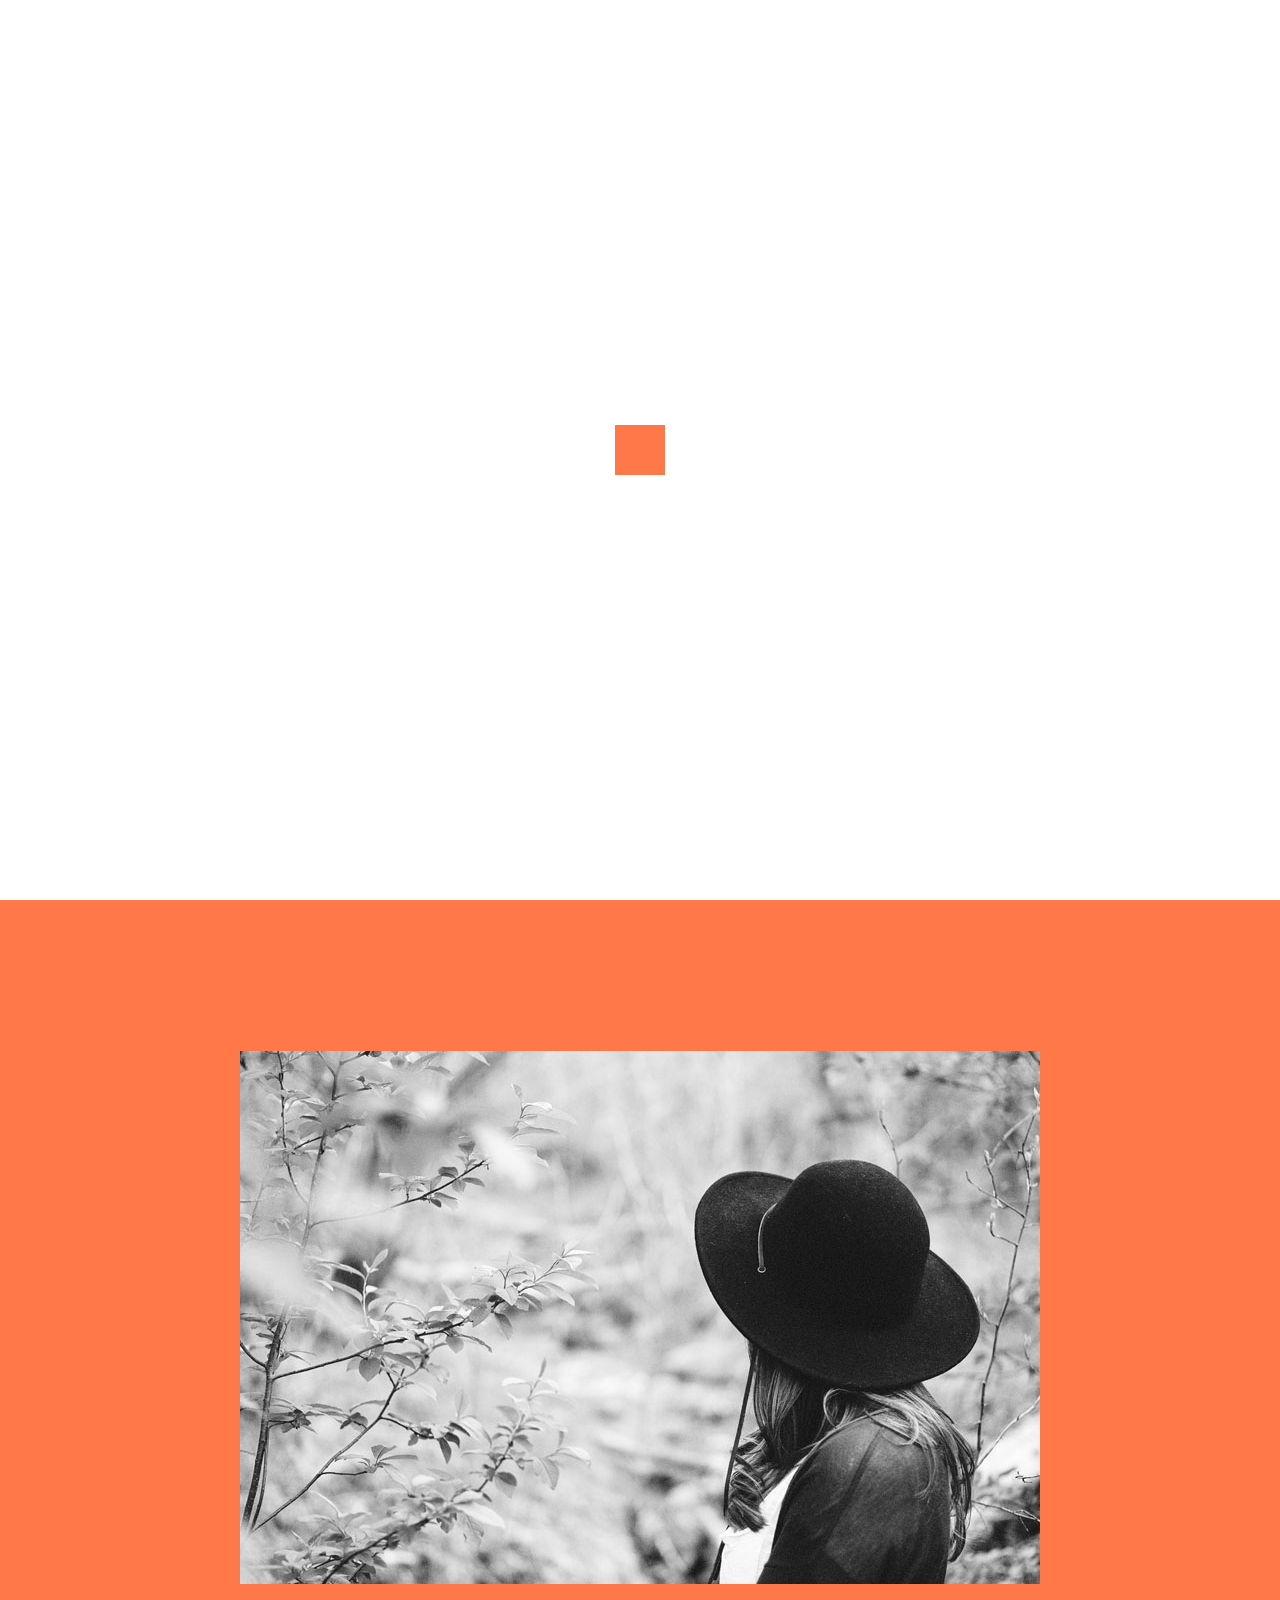
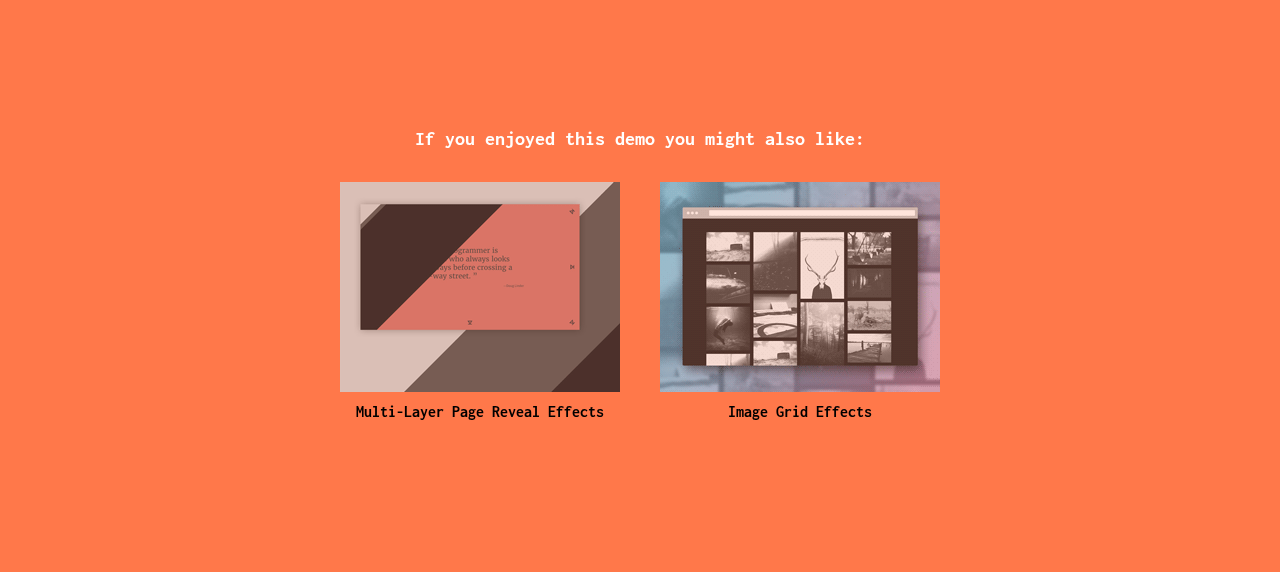
<file: split.html>
<!DOCTYPE html>
<html lang="en" class="no-js">
	<head>
		<meta charset="UTF-8" />
		<meta http-equiv="X-UA-Compatible" content="IE=edge">
		<meta name="viewport" content="width=device-width, initial-scale=1">
		<title>Block Reveal Effects | Split Layout | Codrops</title>
		<meta name="description" content="Ideas for revealing content in a schematic box look." />
		<meta name="keywords" content="javascript, plugin, reveal, effect, demo, web development, web design, template" />
		<meta name="author" content="Codrops" />
		<link rel="shortcut icon" href="favicon.ico">
		<link href="https://fonts.googleapis.com/css?family=Inconsolata:400,700|Poppins:700" rel="stylesheet">
		<link rel="stylesheet" type="text/css" href="css/normalize.css" />
		<link rel="stylesheet" type="text/css" href="css/demo.css" />
		<link rel="stylesheet" type="text/css" href="css/revealer.css" />
		<link rel="stylesheet" type="text/css" href="css/pater.css" />
		<script>document.documentElement.className = 'js';</script>
	</head>
	<body class="demo-split loading">
		<svg class="hidden">
			<symbol id="icon-arrow" viewBox="0 0 24 24">
				<title>arrow</title>
				<polygon points="6.3,12.8 20.9,12.8 20.9,11.2 6.3,11.2 10.2,7.2 9,6 3.1,12 9,18 10.2,16.8 "/>
			</symbol>
			<symbol id="icon-drop" viewBox="0 0 24 24">
				<title>drop</title>
				<path d="M12,21c-3.6,0-6.6-3-6.6-6.6C5.4,11,10.8,4,11.4,3.2C11.6,3.1,11.8,3,12,3s0.4,0.1,0.6,0.3c0.6,0.8,6.1,7.8,6.1,11.2C18.6,18.1,15.6,21,12,21zM12,4.8c-1.8,2.4-5.2,7.4-5.2,9.6c0,2.9,2.3,5.2,5.2,5.2s5.2-2.3,5.2-5.2C17.2,12.2,13.8,7.3,12,4.8z"/><path d="M12,18.2c-0.4,0-0.7-0.3-0.7-0.7s0.3-0.7,0.7-0.7c1.3,0,2.4-1.1,2.4-2.4c0-0.4,0.3-0.7,0.7-0.7c0.4,0,0.7,0.3,0.7,0.7C15.8,16.5,14.1,18.2,12,18.2z"/>
			</symbol>
			<symbol id="icon-heart" viewBox="0 0 24 24">
				<title>heart</title>
				<path d="M21.1,1.9C19.9,0.7,18.3,0,16.6,0c-1.7,0-3.3,0.7-4.5,1.9l-0.6,0.6l-0.6-0.6C9.7,0.7,8.1,0,6.4,0C4.7,0,3.1,0.7,1.9,1.9C0.7,3.1,0,4.7,0,6.4c0,1.7,0.7,3.3,1.9,4.5L11,20c0.1,0.1,0.3,0.2,0.5,0.2s0.3-0.1,0.5-0.2l9.2-9.1C22.3,9.7,23,8.1,23,6.4C23,4.7,22.3,3.1,21.1,1.9z M20.2,10l-8.7,8.7L2.8,9.9c-1-1-1.5-2.2-1.5-3.6s0.5-2.6,1.5-3.6c1-1,2.2-1.5,3.6-1.5c1.4,0,2.6,0.5,3.6,1.5L11,3.9c0.3,0.3,0.7,0.3,0.9,0l1.1-1.1c1-1,2.2-1.5,3.6-1.5c1.3,0,2.6,0.5,3.6,1.5c1,1,1.5,2.2,1.5,3.6C21.7,7.7,21.2,9,20.2,10z" />
			</symbol>
			<symbol id="icon-download" viewBox="0 0 24 24">
				<title>download</title>
				<path d="M22.3,10.4c-0.4,0-0.7,0.3-0.7,0.7v6c0,1.6-1.3,3-3,3H4.3c-1.6,0-3-1.3-3-3V11c0-0.4-0.3-0.7-0.7-0.7S0,10.6,0,11V17c0,2.4,1.9,4.3,4.3,4.3h14.5c2.4,0,4.3-1.9,4.3-4.3v-6C23,10.7,22.7,10.4,22.3,10.4z M11,16.1c0.1,0.1,0.3,0.2,0.5,0.2s0.3-0.1,0.5-0.2l4.2-4.2c0.3-0.3,0.3-0.7,0-0.9c-0.3-0.3-0.7-0.3-0.9,0L12.2,14V0.7c0-0.4-0.3-0.7-0.7-0.7c-0.4,0-0.7,0.3-0.7,0.7V14L7.8,11c-0.3-0.3-0.7-0.3-0.9,0s-0.3,0.7,0,0.9L11,16.1z" />
			</symbol>
			<symbol id="icon-comment" viewBox="0 0 24 24">
				<title>comment</title>
				<path d="M19.6,3.4C17.5,1.2,14.6,0,11.5,0s-6,1.2-8.1,3.4c-4.2,4.2-4.5,10.9-0.7,15.5c-0.4,0.7-1,1.6-1.8,2  c-0.4,0.2-0.7,0.7-0.6,1.1c0.1,0.5,0.4,0.8,0.9,0.9C1.3,22.9,1.6,23,2,23c1,0,2.5-0.2,4-1.3c1.7,0.9,3.6,1.4,5.4,1.4  c3,0,5.9-1.2,8.1-3.4c2.2-2.2,3.4-5.1,3.4-8.1S21.8,5.5,19.6,3.4z M18.7,18.7c-3.3,3.3-8.4,3.9-12.4,1.6c-0.3-0.2-0.6-0.1-0.8,0.1  c0,0,0,0-0.1,0c-1.3,1-2.6,1.2-3.5,1.2h0c1-0.7,1.6-1.8,2-2.6c0.1-0.1,0.1-0.3,0-0.4c0-0.1-0.1-0.3-0.2-0.4c-3.6-4-3.4-10.1,0.4-14  c4-4,10.4-4,14.4,0C22.7,8.3,22.7,14.7,18.7,18.7z M11.5,10.7c0.4,0,0.8,0.4,0.8,0.8c0,0.4-0.4,0.8-0.8,0.8s-0.8-0.4-0.8-0.8  C10.7,11.1,11,10.7,11.5,10.7z M15.7,10.7c0.4,0,0.8,0.4,0.8,0.8c0,0.4-0.4,0.8-0.8,0.8s-0.8-0.4-0.8-0.8  C14.8,11.1,15.2,10.7,15.7,10.7z M7.3,10.7c0.4,0,0.8,0.4,0.8,0.8c0,0.4-0.4,0.8-0.8,0.8s-0.8-0.4-0.8-0.8  C6.5,11.1,6.9,10.7,7.3,10.7z" />
			</symbol>
		</svg>
		<main>
			<a class="pater" href="https://goo.gl/zAoxvr">
				<img class="pater__img" src="img/sponsor/HackReactorLogo.svg" alt="Hack Reactor" />
				<div class="pater__text">
					<h2 class="pater__title">Your CS success starts here.</h2>
					<p class="pater__desc">Hack Reactor's 12-week immersive coding school is accepting applications for onsite and online courses. <strong>Apply now and become a software engineer.</strong></p>
				</div>
			</a>
			<header class="codrops-header">
				<div class="codrops-links">
					<a class="codrops-icon codrops-icon--prev" href="https://tympanus.net/Development/MusicalInteractions/" title="Previous Demo"><svg class="icon icon--arrow"><use xlink:href="#icon-arrow"></use></svg></a>
					<a class="codrops-icon codrops-icon--drop" href="https://tympanus.net/codrops/?p=29372" title="Back to the article"><svg class="icon icon--drop"><use xlink:href="#icon-drop"></use></svg></a>
				</div>
				<h1 class="codrops-header__title">Block Reveal Effects</h1>
				<nav class="demos">
					<a class="demo" href="index.html">Overview</a>
					<a class="demo" href="menu.html">Menu</a>
					<a class="demo" href="modal.html">Modal</a>
					<a class="demo" href="form.html">Form</a>
					<a class="demo demo--current" href="split.html">Split layout</a>
					<a class="github" href="https://github.com/codrops/BlockRevealers/">/Github</a>
				</nav>
			</header>
			<section class="content">
				<div class="dual">
					<div class="dual__inner" id="rev-1">
						<div class="dual__half"></div>
					</div>
					<div class="dual__content">
						Study hard what interests you the most in the most undisciplined, irreverent and original manner possible.<span class="author">― Richard Feynman</span>
					</div>
				</div>
			</section>
			<section class="content flexy flexy--center">
				<div class="media">
					<div id="rev-2" class="media__inner"><img class="media__image" src="img/5.jpg" alt="Image" /></div>
					<div class="media__toolbar">
						<button class="btn btn--tool"><svg class="icon icon--heart"><use xlink:href="#icon-heart"></use></svg></button>
						<button class="btn btn--tool"><svg class="icon icon--comment"><use xlink:href="#icon-comment"></use></svg></button>
						<button class="btn btn--tool"><svg class="icon icon--download"><use xlink:href="#icon-download"></use></svg></button>
					</div>
				</div>
			</section>
			<!-- Related demos -->
			<section class="content content--related">
				<h2>If you enjoyed this demo you might also like:</h2>
				<a class="media-item" href="https://tympanus.net/Tutorials/PageRevealEffects/">
					<img class="media-item__img" src="img/related/PageRevealEffects.png">
					<h3 class="media-item__title">Multi-Layer Page Reveal Effects</h3>
				</a>
				<a class="media-item" href="https://tympanus.net/Development/ImageGridEffects/">
					<img class="media-item__img" src="img/related/ImageGridEffects.png">
					<h3 class="media-item__title">Image Grid Effects</h3>
				</a>
			</section>
		</main>
		<script src="js/anime.min.js"></script>
		<script src="js/scrollMonitor.js"></script>
		<script src="js/main.js"></script>
		<script>
		(function() {
			// Fake loading.
			setTimeout(init, 1000);

			function init() {
				document.body.classList.remove('loading');

				var splitContent = document.querySelector('.dual__content'),
					rev1 = new RevealFx(document.querySelector('#rev-1'), {
						revealSettings : {
							bgcolor: '#2d2c2c',
							direction: 'rl',
							duration: 800,
							easing: 'easeInOutCirc',
							coverArea: 50,
							onCover: function(contentEl, revealerEl) {
								contentEl.style.opacity = 1;
								splitContent.classList.add('dual__content--show');
							}
						}
					});

				rev1.reveal();

				var scrollElemToWatch = document.getElementById('rev-2'),
					watcher = scrollMonitor.create(scrollElemToWatch, -300),
					mediaToolbar = document.querySelector('.media__toolbar'),
					rev2 = new RevealFx(scrollElemToWatch, {
						revealSettings : {
							bgcolor: '#2d2c2c',
							duration: 800,
							easing: 'easeInOutCirc',
							coverArea: 12.5,
							onCover: function(contentEl, revealerEl) {
								contentEl.style.opacity = 1;
								mediaToolbar.classList.add('media__toolbar--show');
							}
						}
					});

				watcher.enterViewport(function() {
					rev2.reveal();
					watcher.destroy();
				});
			}
		})();
		</script>
	</body>
</html>
</file>
<file: css/demo.css>
*,
*::after,
*::before {
	box-sizing: border-box;
}

html, body {
	width: 100%;
	overflow-x: hidden;
}

body {
	font-family: 'Inconsolata', monospace;
	color: #141417;
	background: #d0cfc5;
	-webkit-font-smoothing: antialiased;
	-moz-osx-font-smoothing: grayscale;
}

h2, .menu__link {
	font-family: 'Poppins', sans-serif;
}

a {
	text-decoration: none;
	color: #000;
	outline: none;
}

a:hover,
a:focus {
	color: #2d2d30;
}

.hidden {
	position: absolute;
	overflow: hidden;
	width: 0;
	height: 0;
	pointer-events: none;
}

/* Icons */
.icon {
	display: block;
	width: 1.5em;
	height: 1.5em;
	margin: 0 auto;
	fill: currentColor;
}

.icon--inline {
	display: inline-block;
	width: 1em;
	height: 100%;
	margin: 0 0.25em 0 0;
}

.form__close {
    margin: 1.23em 0 0 0;
    position: relative;
    display: inline-block;
    height: 0.65em;
    float: left;
    font-weight: bold;
    cursor: pointer;
}

/* Page Loader */
.js .loading::before {
	content: '';
	position: fixed;
	z-index: 100;
	top: 0;
	left: 0;
	display: flex;
	width: 100%;
	height: 100%;
	text-align: center;
	background: #7f40f1;
}

.js .loading::after {
	content: '';
	position: fixed;
	z-index: 10000;
	top: 50%;
	left: 50%;
	width: 50px;
	height: 50px;
	margin: -25px 0 0 -25px;
	pointer-events: none;
	background: #fff;
	animation: loaderAnim 0.8s ease-out infinite alternate forwards;
}

@keyframes loaderAnim {
	to {
		transform: translate3d(0,-100px,0);
	}
}

.content.intro {
	height: 93vh;
}

/* Header */
.codrops-header {
	position: relative;
	display: flex;
	flex-direction: row;
	flex-wrap: wrap;
	align-items: center;
	width: 100%;
	padding: 5vw;
	pointer-events: none;
}

.codrops-header__title {
	font-size: 1.5em;
	margin: 0;
	padding: 0 1em;
}

/* Top Navigation Style */
.codrops-links {
	position: relative;
	display: flex;
	justify-content: center;
	text-align: center;
	white-space: nowrap;
	font-size: 0.85em;
	border: 2px solid;
}

.codrops-links::after {
	content: '';
	height: 100%;
	width: 2px;
	background: currentColor;
	position: absolute;
	left: 50%;
	margin-left: -1px;
	top: 0;
}

.codrops-icon {
	pointer-events: visible;
	display: inline-block;
	padding: 0.6em;
}

/* Demo links */
.demos {
	flex: none;
	width: 100%;
	padding: 0.75em 0 0 0;
}

.demo {
	font-weight: bold;
	margin: 0 1em 0.5em 0;
	pointer-events: visible;
}

.github {
	pointer-events: visible;
}

.demo--current {
	text-decoration: underline;
}

/* Content */
.content {
	position: relative;
	min-height: 300px;
	overflow-x: hidden;
}

.content--full {
	height: 100vh;
	min-height: 600px;
}

.flexy {
	display: flex;
	flex-wrap: wrap;
	flex-direction: column;
	align-items: center;
}

.flexy--center {
    justify-content: center;
}

.flexy--row {
	flex-direction: row;
}

.content__heading {
	flex: none;
	width: 100%;
	padding: 0 5vw;
}

.content__heading--center {
	text-align: center;
}

.content__title {
	font-size: 8vw;
	line-height: 1.2;
	padding: 0 5vw;
}

.content__title--half {
	width: 50vw;
	z-index: 2;
}

.content__title--enclosed {
	padding: 0;
	margin: 0;
}

.content__title--center {
	margin: auto;
}

.content__title--right {
	text-align: right;
	padding: 0 0 0 2em;
}

.content__title--left {
	margin-left: -18vw;
}

.content__title--medium  {
	font-size: 6vw;
}

.content__title--small  {
	font-size: 2vw;
}

.content__title__inner {
	flex: none;
	display: inline-block;
	white-space: nowrap;
	position: relative;
}

.content__title__inner--offset-1 {
	top: -0.25em;
	left: 13.6vw;
}

.content__title__inner--offset-2 {
	top: -0.25em;
	left: 1.75vw;
}

.content__title__inner--offset-3 {
	left: -10vw;
	top: -0.25em;
}

.content__image-wrap {
	flex: none;
	width: 25vw;
}

.content__image-wrap--half {
	width: 50vw;
}

.content__image {
	width: 100%;
	display: block;
}

.triggers {
	border: 2px solid;
	padding: 3em;
	margin: 0 5vw;
	width: 40vw;
}

/* Related demos */
.content--related {
	padding: 8em 5vw;
	font-weight: bold;
	text-align: center;
}

.content--related h2 {
	font-family: 'Inconsolata', monospace;
	font-size: 1.25em;
}

.content--related .demos {
	padding-bottom: 3em;
}

.media-item {
	display: inline-block;
	padding: 1em;
	vertical-align: top;
	transition: color 0.3s;
}

.media-item__img {
	max-width: 100%;
	opacity: 0.8;
	transition: opacity 0.3s;
}

.media-item:hover .media-item__img,
.media-item:focus .media-item__img {
	opacity: 1;
}

.media-item__title {
	font-size: 1em;
	margin: 0;
	padding: 0.5em;
}

/* Demo specific styles */

/* Buttons */
.btn {
	border: 0;
	padding: 0;
	margin: 0;
	background: none;
	color: inherit;
}

.btn:focus {
	outline: none;
}

.btn--trigger {
	margin: 1em;
	display: block;
	white-space: nowrap;
}

.btn--default,
.btn--trigger::before {
	font-weight: bold;
	border: 2px solid;
	text-align: center;
	text-indent: 0;
	display: inline-block;
	line-height: 1.7;
}

.btn--trigger::before {
	content: 'Press';
	width: 4em;
	height: 2em;
	margin: 0 0.75em;
}

.btn--trigger:active::before {
	content: 'Ouch!';
}

.btn--default {
	padding: 0 1em;
	margin: 2vh 0 0;
}

.btn--tool {
	display: block;
	margin: 1em 0;
	font-size: 1.3em;
	color: #8a7c78;
}

.btn--menu {
	position: absolute;
	top: 3vw;
	right: 3vw;
	color: #939391;
	pointer-events: visible;
}

.btn--close {
	position: absolute;
	top: 3vw;
	right: 3vw;
	font-size: 0.75em;
	z-index: 100;
}

/* Menu */
.menu {
	position: fixed;
	top: 0;
	right: 0;
	height: 100vh;
	width: 320px;
	z-index: 100;
}

.js .menu {
	pointer-events: none;
}

.js .menu--open {
	pointer-events: visible;
}

.menu .block-revealer__content {
	height: 100%;
	position: relative;
}

.menu__inner {
	width: 100%;
	height: 100%;
	list-style-type: none;
	padding: 20vh 3em;
	margin: 0;
	background: #fcf652;
	overflow: hidden;
}

.menu__item {
	padding: 0.15em;
}

.js .menu__item {
	transform: translate3d(-13em,0,0);
	transition: transform 0s 0.4s;
}

.btn--close {
	opacity: 0;
}

.menu--open .menu__item,
.menu--open .btn--close {
	opacity: 1;
	transform: translate3d(0,0,0);
	transition: opacity 0.4s 0.135s, transform 0.4s 0.135s cubic-bezier(0.645, 0.045, 0.355, 1);
}

.menu--open .menu__item:nth-child(2) {
	transition-delay: 0.165s;
}

.menu--open .menu__item:nth-child(3) {
	transition-delay: 0.195s;
}

.menu--open .menu__item:nth-child(4) {
	transition-delay: 0.225s;
}

.menu .menu__link {
	font-size: 3.5vw;
	color: #4f4f54;
	font-weight: bold;
}

.menu .menu__link:hover,
.menu .menu__link:focus {
	outline: none;
	color: #000;
	text-decoration: line-through;
}

.box {
	max-width: 600px;
	width: 100%;
	font-size: 1.25em;
	margin: 16vh 0 0 0;
}

.box--small {
	max-width: 500px;
}

.box--border {
	padding: 2em 3em;
	border: 2px solid;
}

.form {
	width: 100%;
	height: 100vh;
	position: fixed;
	top: 0;
	left: 0;
	z-index: 3;
}

.js .form {
	pointer-events: none;
}

.js .form--open {
	pointer-events: visible;
}

.form__inner {
	position: absolute;
	width: 100%;
	height: 100%;
	min-height: 400px;
	top: 0;
	left: 0;
	padding: 5vw;
	background: #fcf652;
}

.form__section {
	font-size: 1.25em;
	text-align: left;
	padding: 0.5em 0;
	width: 80%;
	max-width: 380px;
	margin: 0 auto;
}

.form__section--title {
	font-size: 2.35vw;
	padding: 0 0 1em;
	line-height: 1.1;
	max-width: 380px;
	margin: 0 auto;
}

.js .form__section {
	transform: translate3d(0,100px,0);
	opacity: 0;
	transition: transform 0s 0.6s, opacity 0s 0.6s;
}

.form--open .form__section {
	opacity: 1;
	transform: translate3d(0,0,0);
	transition: transform 1s 0.3s, opacity 1s 0.3s;
	transition-timing-function: cubic-bezier(0.2,1,0.2,1);
}

.form--open .form__section:nth-child(2) {
	transition-delay: 0.35s;
}

.form--open .form__section:nth-child(3) {
	transition-delay: 0.40s;
}

.form--open .form__section:nth-child(4) {
	transition-delay: 0.45s;
}

.form--open .form__section:nth-child(5) {
	transition-delay: 0.50s;
}

.form--open .form__section:nth-child(6) {
	transition-delay: 0.55s;
}

.form__label {
	display: block;
	flex: none;
	width: 100%;
	padding: 0.25em 0;
}

.form__input {
	padding: 1vh;
	font-size: 1.5em;
}

.form__input,
.form__select {
	width: 100%;
	border: 2px solid;
	font-weight: bold;
	background: transparent;
}

.form__input:focus,
.form__select:focus {
	outline: none;
}

.form__section--right {
	text-align: right;
}

.modal {
	position: fixed;
	max-width: 500px;
	width: 90%;
	z-index: 100;
	font-size: 1.1em;
	pointer-events: none;
	top: 50%;
	left: 50%;
	transform: translate3d(-50%,-50%,0);
}

.modal--open {
	pointer-events: visible;
}

.modal__inner {
	padding: 2.5em;
	color: #fff;
	background: #aaa;
}

.modal__title {
	font-size: 1.5em;
	margin: 0 0 1em 0;
}

.overlay {
	position: fixed;
	width: 100%;
	height: 100vh;
	top: 0;
	left: 0;
	background: rgba(0,0,0,0.5);
	opacity: 0;
	pointer-events: none;
	transition: opacity 0.4s;
}

.modal--open + .overlay {
	pointer-events: visible;
	opacity: 1;
}

.dual {
	width: 90vw;
	margin: 8em auto 25vh;
	position: relative;
}

.dual__inner {
	position: absolute;
	width: 100%;
	height: 100%;	
}

.dual__half {
	position: absolute;
	height: 100%;
	width: 51%;
	right: 0;
	background: url(../img/4.jpg) no-repeat 50% 0%;
	background-size: cover;
}

.dual__content {
	position: relative;
	width: 50%;
	display: flex;
	flex-direction: column;
	justify-content: center;
	min-height: 500px;
	padding: 1.5em 2.5em;
	font-size: 1.75em;
	line-height: 1.4;
	color: #8a7c78;
}

.js .dual__content {
	opacity: 0;
	pointer-events: none;
	transform: translate3d(60px,0,0);
	transition: opacity 0.55s 0.4s, transform 0.55s 0.4s;
}

.dual__content.dual__content--show {
	opacity: 1;
	pointer-events: visible;
	transform: translate3d(0,0,0);
}

.author {
	margin: 1em 0 0 0;
	display: block;
	font-size: 0.65em;
}

.media {
	width: 90%;
	max-width: 800px;
	position: relative;
}

.media__inner {
	display: block;
	position: relative;
}

.media__image {
	display: block;
	max-width: 100%;
}

.media__toolbar {
	position: absolute;
	top: 0;
	right: 0;
	height: 100%;
	padding: 2.15em;
	display: flex;
	overflow: hidden;
	flex-direction: column;
	justify-content: flex-end;
}

.js .btn--tool {
	opacity: 0;
	pointer-events: none;
	transform: translate3d(200%,0,0);
	transition: opacity 0.6s 0.28s, transform 0.6s 0.28s;
	transition-timing-function: ease, cubic-bezier(0.785, 0.135, 0.15, 0.86);
}

.js .btn--tool:nth-child(2) {
	transition-delay: 0.32s;
}

.js .btn--tool:nth-child(3) {
	transition-delay: 0.34s;
}

.media__toolbar--show .btn--tool{
	opacity: 1;
	pointer-events: visible;
	transform: translate3d(0,0,0);
}

/* Demo themes */

.demo-menu { background: #4f4f54; color: #828282; }
.demo-menu a { color: #c5c149; }
.demo-menu a:hover, .demo-menu a:focus { color: #fcf652; }

.demo-split { background: #ff784a; color: #fff; }
.js .demo-split.loading::before { background: #fff; }
.js .demo-split.loading::after { background: #ff784a; }

.demo-form { background: #767df9; color: #252527; }
.demo-form a:not(.pater) { color: #fff; }
.demo-form a:hover, .demo-form a:focus { color: #252527; }

.demo-modal { background: #6f6f6f; color: #bfbfbf; }

@media screen and (max-width: 56.250em) {
	.btn--tool {
		font-size: 3vw;
	}
	.media__toolbar {
		padding: 3.5vw;
	}
}

@media screen and (max-width: 50em) {
	.codrops-header__title,
	.codrops-header__tagline {
		width: 100%;
		padding: 1em 0 0;
	}
	.demo {
		font-size: 1em;
		margin: 0.5em 1em 0.25em 0;
	}
	.content--full {
		min-height: 0;
	}
	.content__title {
		font-size: 2em;
	}
	.content__title--medium  {
		font-size: 1.75em;
	}
	.content__title--small {
		font-size: 1.15em;
	}
	.content__title--half {
		width: 100%;
	}
	.content__title--right {
		padding: 0 5vw;
	}
	.content__title--left {
		margin-left: 0;
	}
	.flexy--row {
	    flex-direction: column;
	}
	.form__title,
	.form__section {
		font-size: 0.85em;
	}
	.triggers {
		width: 100%;
		border: 0;
		padding: 0;
		font-size: 0.85em;
	}
	.modal {
		font-size: 0.85em;
	}
	.menu .menu__link {
		font-size: 2em;
	}
	.box {
		padding: 5vw;
		font-size: 0.85em;
	}
	.box--border {
		border: none;
	}
	.dual__content {
		min-height: 200px;
		font-size: 0.85em;
		padding: 1em;
	}
	.dual {
		margin-top: 0;
	}
}
</file>
<file: css/revealer.css>
.block-revealer__content {
  	transform: scale(1);
	-webkite-transform: scale(1);
}

.block-revealer__element {
	position: absolute;
	top: 0;
	left: 0;
	width: 100%;
	height: 100%;
	background: #000;
	pointer-events: none;
	opacity: 0;
}
</file>
<file: css/pater.css>
.pater {
	font-size: 0.7em;
    right: 1vw;
    top: 1vw;
	-webkit-box-flex: 0;
	-ms-flex: none;
	flex: none;
	border: 3px solid #fff;
	padding: 4.5em 2.25em 2.5em;
	width: 100%;
	max-width: 360px;
	position: absolute;
	background: #d0cfc5;
	margin: auto 0 3em auto;
	transition: background-color 0.3s;
	pointer-events: visible;
	display: block;
}

.pater:hover,
.pater:focus {
	outline: none;
	background-color: #fff;
}

.pater::after {
	content: 'Sponsored by';
	position: absolute;
	top: 2.75em;
	left: 3.5em;
	font-size: 0.65em;
	letter-spacing: 2px;
	text-transform: uppercase;
	font-weight: bold;
}

@media screen and (min-width: 50em) {
	.pater::before {
		content: '';
		position: absolute;
		background: url(../img/sponsor/terminal.svg) no-repeat 50% 100%;
		background-size: contain;
		bottom: 0;
		left: 0;
		width: 100%;
		height: 100%;
		z-index: -1;
		-webkit-transform: translate3d(-25px, 25px, 0);
		transform: translate3d(-25px, 25px, 0);
		-webkit-transition: -webkit-transform 0.3s;
		transition: transform 0.3s;
	}
	.pater:hover::before,
	.pater:focus::before {
		opacity: 1;
		-webkit-transform: translate3d(-40px, 40px, 0);
		transform: translate3d(-40px, 40px, 0);
		-webkit-transition: -webkit-transform 0.3s cubic-bezier(.43, .04, .32, .97);
		transition: transform 0.3s cubic-bezier(.43, .04, .32, .97);
	}
}

.pater__img {
	display: block;
	width: 50%;
}

.pater__title {
	font-size: 1.5em;
	margin: 1em 0 0.5em;
}

.pater__desc {
	color: #3D3935;
	line-height: 1.1;
	margin: 0;
	font-size: 1.25em;
}

@media screen and (max-width: 50em) {
	.pater {
		top: 0;
		right: 0;
		margin: 0;
		border: 0;
		position: relative;
		max-width: none;
		font-size: 0.85em;
		background-color: #fff;
		padding: 2.5em 1em 1em;
	}
	.pater::after {
		top: 1em;
		left: 1em;
	}
	.pater__img {
		width: 160px;
	}
}

@media screen and (max-width: 40em) {
	.pater__title {
		font-size: 1em;
		margin-bottom: 0;
	}
	.pater__desc {
		display: none;
	}
	.pater__img {
		max-width: 30%;
	}
}
</file>
